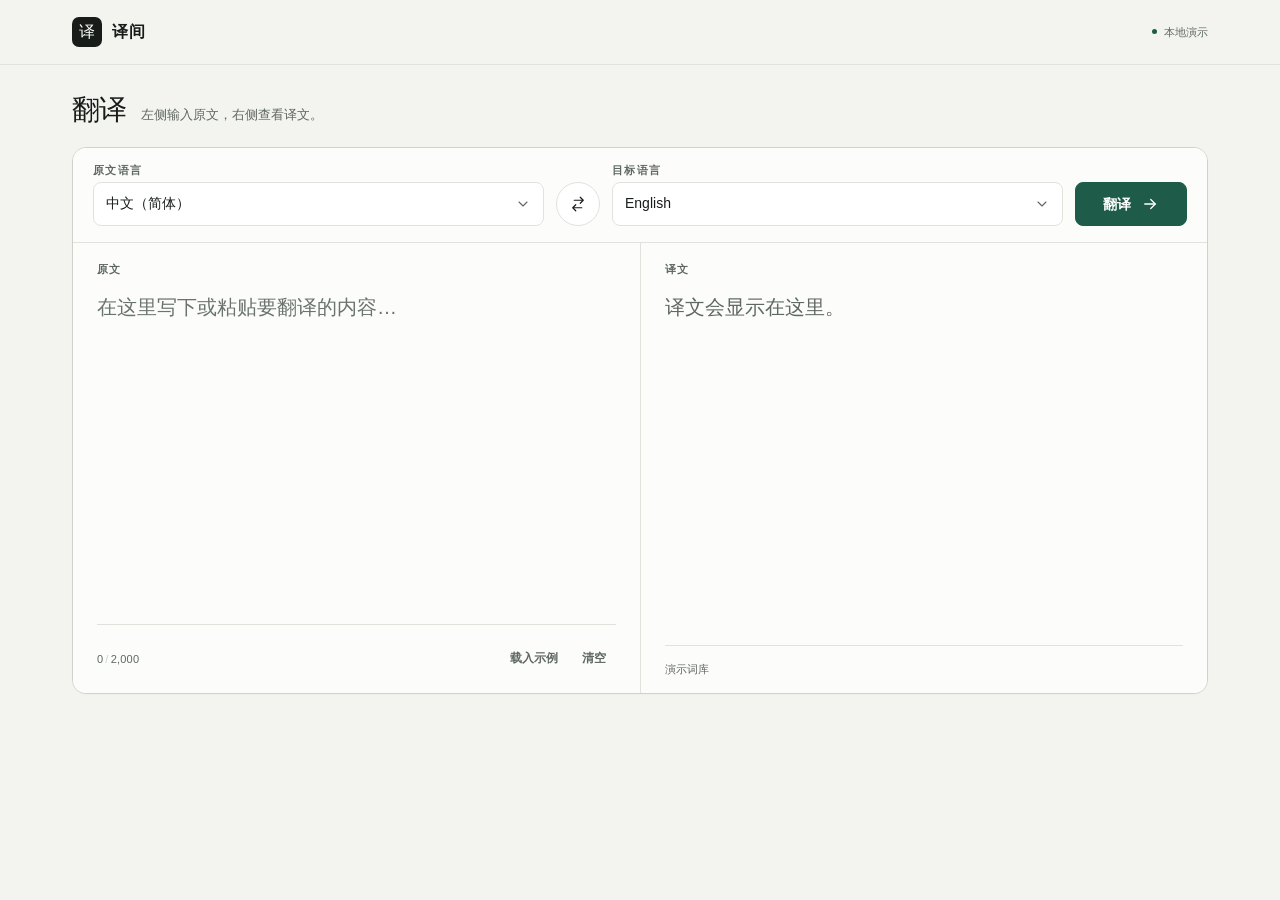
<file: translation实战/index.html>
<!DOCTYPE html>
<html lang="en">

<head>
    <meta charset="UTF-8">
    <meta name="viewport" content="width=device-width, initial-scale=1.0">
    <title>Document</title>
    <link rel="stylesheet" href="./style.css">
</head>

<body>

    <header class="site-header">
        <div class="site-header__inner">
            <div class="brand" aria-label="译间">
                <span class="brand-mark" aria-hidden="true">译</span>
                <span class="brand-name">译间</span>
            </div>
            <div class="demo-status" title="当前为界面演示，文本不会上传">
                <span class="status-dot" aria-hidden="true"></span>
                <span>本地演示</span>
            </div>
        </div>
    </header>

    <main class="page">
        <section class="intro" aria-labelledby="page-title">
            <h1 id="page-title">翻译</h1>
            <p class="intro-copy">左侧输入原文，右侧查看译文。</p>
        </section>

        <section class="workspace" aria-labelledby="workspace-title">
            <h2 class="sr-only" id="workspace-title">翻译工作区</h2>

            <div class="language-bar">
                <div class="language-field">
                    <label class="field-label" for="source-language">原文语言</label>
                    <div class="select-shell">
                        <select class="language-select" id="source-language" name="source-language">
                            <option value="中文" selected>中文（简体）</option>
                            <option value="英文">English</option>
                            <option value="日语">日本語</option>  
                            <option value="韩语">한국어</option>
                            <option value="法语">Français</option>
                            <option value="西班牙语">Español</option>
                            <option value="德语">Deutsch</option>
                        </select>
                        <svg class="od-icon select-chevron" viewBox="0 0 24 24" fill="none" stroke="currentColor"
                            stroke-width="1.6" stroke-linecap="round" stroke-linejoin="round" aria-hidden="true">
                            <path d="m6 9 6 6 6-6"></path>
                        </svg>
                    </div>
                </div>

                <button class="swap-button" id="swap-button" type="button" aria-label="互换原文语言和目标语言" title="互换语言">
                    <svg class="od-icon swap-icon" viewBox="0 0 24 24" fill="none" stroke="currentColor"
                        stroke-width="1.6" stroke-linecap="round" stroke-linejoin="round" aria-hidden="true">
                        <path d="M7 7h11"></path>
                        <path d="m15 3 4 4-4 4"></path>
                        <path d="M17 17H6"></path>
                        <path d="m9 21-4-4 4-4"></path>
                    </svg>
                </button>

                <div class="language-field">
                    <label class="field-label" for="target-language">目标语言</label>
                    <div class="select-shell">
                        <select class="language-select" id="target-language" name="target-language">
                            <option value="中文">中文（简体）</option>
                            <option value="英文" selected>English</option>
                            <option value="日语">日本語</option>  
                            <option value="韩语">한국어</option>
                            <option value="法语">Français</option>
                            <option value="西班牙语">Español</option>
                            <option value="德语">Deutsch</option>
                        </select>
                        <svg class="od-icon select-chevron" viewBox="0 0 24 24" fill="none" stroke="currentColor"
                            stroke-width="1.6" stroke-linecap="round" stroke-linejoin="round" aria-hidden="true">
                            <path d="m6 9 6 6 6-6"></path>
                        </svg>
                    </div>
                </div>

                <button class="translate-button" id="translate-button" type="button" aria-label="翻译原文"
                    aria-busy="false">
                    <span id="translate-label">翻译</span>
                    <svg class="od-icon translate-arrow" viewBox="0 0 24 24" fill="none" stroke="currentColor"
                        stroke-width="1.7" stroke-linecap="round" stroke-linejoin="round" aria-hidden="true">
                        <path d="M5 12h14"></path>
                        <path d="m13 6 6 6-6 6"></path>
                    </svg>
                    <span class="button-spinner" id="translate-spinner" hidden aria-hidden="true"></span>
                </button>
            </div>

            <div class="editor-grid">
                <section class="editor-panel source-panel" aria-labelledby="source-heading">
                    <div class="panel-head">
                        <label class="panel-title" id="source-heading" for="source-text">原文</label>
                    </div>

                    <textarea class="source-input" id="source-text" name="source-text" maxlength="2000"
                        spellcheck="false" placeholder="在这里写下或粘贴要翻译的内容…" aria-describedby="input-error"></textarea>
                    <p class="field-error" id="input-error" role="alert" hidden></p>

                    <div class="panel-foot">
                        <span class="character-count"><span id="count-current">0</span><span
                                class="count-divider">/</span>2,000</span>
                        <div class="source-actions">
                            <button class="quiet-button" id="sample-button" type="button">载入示例</button>
                            <button class="quiet-button" id="clear-button" type="button">清空</button>
                        </div>
                    </div>
                </section>

                <section class="editor-panel result-panel" aria-labelledby="result-heading">
                    <div class="panel-head">
                        <h3 class="panel-title" id="result-heading">译文</h3>
                    </div>

                    <div class="result-body" id="result-region" aria-busy="false">
                        <div class="empty-state" id="empty-state">
                            <p class="empty-copy">译文会显示在这里。</p>
                        </div>

                        <div class="loading-state" id="loading-state" hidden aria-label="正在翻译">
                            <span class="loading-label">正在翻译</span>
                            <span class="skeleton skeleton-1" aria-hidden="true"></span>
                            <span class="skeleton skeleton-2" aria-hidden="true"></span>
                            <span class="skeleton skeleton-3" aria-hidden="true"></span>
                        </div>

                        <div class="result-state" id="result-state" hidden>
                            <p class="result-text" id="result-text" lang="en"></p>
                        </div>

                        <div class="result-error" id="result-error" hidden>
                            <p class="error-title">未收录这段内容</p>
                            <p class="error-copy">可以载入示例，或接入真实翻译服务。</p>
                            <button class="quiet-button error-action" id="error-sample-button"
                                type="button">载入示例</button>
                        </div>
                    </div>

                    <div class="panel-foot result-foot">
                        <span class="demo-note">演示词库</span>
                        <button class="copy-button" id="copy-button" type="button" hidden>
                            <span class="copy-icon copy-icon-default" aria-hidden="true">
                                <svg class="od-icon" viewBox="0 0 24 24" fill="none" stroke="currentColor"
                                    stroke-width="1.6" stroke-linecap="round" stroke-linejoin="round">
                                    <rect x="8" y="8" width="12" height="12" rx="2"></rect>
                                    <path d="M16 8V6a2 2 0 0 0-2-2H6a2 2 0 0 0-2 2v8a2 2 0 0 0 2 2h2"></path>
                                </svg>
                            </span>
                            <span class="copy-icon copy-icon-success" aria-hidden="true">
                                <svg class="od-icon" viewBox="0 0 24 24" fill="none" stroke="currentColor"
                                    stroke-width="1.8" stroke-linecap="round" stroke-linejoin="round">
                                    <path d="m5 12 4 4L19 6"></path>
                                </svg>
                            </span>
                            <span id="copy-label">复制</span>
                        </button>
                    </div>
                </section>
            </div>
        </section>
    </main>

    <div class="sr-only" id="status-announcer" role="status" aria-live="polite"></div>
    <div class="sr-only" id="copy-status" role="status" aria-live="polite"></div>
    <script src="./index.js"></script>
</body>

</html>
</file>
<file: translation实战/style.css>
@layer od-layout {
  [hidden]:not([hidden="until-found" i]) { display: none !important; }
  dialog:not([open]) { display: none !important; }

  :where(.od-stack,.od-row,.od-row-top,.od-cluster,.od-grid,.od-field,.od-stat,.od-cell,.od-tile) > :where(*) { min-width: 0; }

  /* containers */
  .od-stack   { display: flex; flex-direction: column; gap: var(--od-gap, 8px); }
  .od-row     { display: flex; align-items: center; gap: var(--od-gap, 8px); }
  .od-row-top { display: flex; align-items: flex-start; gap: var(--od-gap, 8px); }
  .od-cluster { display: flex; flex-wrap: wrap; align-items: center; gap: var(--od-gap, 8px); }
  .od-fill    { flex: 1 1 0; min-width: 0; }
  .od-fixed   { flex: none; }
  .od-grid    { display: grid; gap: var(--od-gap, 12px); grid-template-columns: repeat(var(--od-cols, 3), minmax(0, 1fr)); }

  /* stacked information: each piece is its own line — never sibling inline spans */
  .od-stat, .od-field, .od-cell { display: grid; gap: var(--od-gap, 2px); }
  :where(.od-stat,.od-field,.od-cell) > :where(*) { display: block; }
  .od-tile { display: grid; grid-template-rows: auto 1fr; }
  :where(.od-tile) > :where(*) { display: block; }

  /* media keeps its intrinsic ratio by default; never a distorted or cropped
     cover by accident. height:auto lets the ratio win over an <img height="…">
     attribute. Cropping to a uniform box is an explicit opt-in: set --od-ratio
     AND add .od-media-cover together (per the core rule, only where a crop is
     deliberate — tile thumbs, decorative fills — never on full-frame content). */
  .od-media { display: block; width: 100%; height: auto; aspect-ratio: var(--od-ratio, auto); }
  .od-media-cover { object-fit: cover; }

  /* functional inline SVG icons opt into bounded geometry; content SVGs keep their own */
  .od-icon { display: inline-block; inline-size: var(--od-icon-size, 1em); block-size: var(--od-icon-size, 1em); flex: none; }

  /* data text only — authored copy is rewritten to its budget instead */
  .od-truncate { display: block; max-width: 100%; overflow: hidden; white-space: nowrap; text-overflow: ellipsis; }
  .od-clamp-2, .od-clamp-3 { display: -webkit-box; -webkit-box-orient: vertical; overflow: hidden; overflow-wrap: anywhere; }
  .od-clamp-2 { -webkit-line-clamp: 2; }
  .od-clamp-3 { -webkit-line-clamp: 3; }
  .od-lines-2 { min-height: calc(2 * 1.4em); }   /* block-level reservation for a shared baseline */
  .od-nowrap  { white-space: nowrap; }           /* 数字+单位 · 价格+起 · 日期+星期 */
  .od-keep    { word-break: keep-all; overflow-wrap: anywhere; } /* CJK labels break at spaces / <wbr> first */

  /* screen skeleton (optional): bars take their own space, the middle scrolls — no padding guessed for chrome */
  .od-screen { display: grid; grid-template-rows: auto minmax(0, 1fr) auto; height: 100%; }
  .od-scroll { overflow-y: auto; overscroll-behavior: contain; min-height: 0; }

  /* horizontal rail: the next item peeks at the edge; trailing room survives overflow */
  .od-rail { display: flex; gap: var(--od-gap, 8px); overflow-x: auto; scroll-snap-type: x proximity; scrollbar-width: none;
             padding-inline: var(--od-rail-pad, 16px); scroll-padding-inline: var(--od-rail-pad, 16px); }
  .od-rail::-webkit-scrollbar { display: none; }
  :where(.od-rail) > :where(*) { flex: none; scroll-snap-align: start; }
  :where(.od-rail) > :where(:last-child) { margin-inline-end: var(--od-rail-pad, 16px); }

  .od-spacer { flex: none; visibility: hidden; pointer-events: none; }
  .od-touch  { min-width: 44px; min-height: 44px; }
}
:root [hidden]:where(:not([hidden="until-found" i])) { display: none; }
/* /OD-LAYOUT-PRIMITIVES v1 */

:root {
  --bg: #f3f4f0;
  --surface: #fcfdfa;
  --surface-raised: #ffffff;
  --ink: #171c19;
  --muted: #5f6862;
  --placeholder: #6b736d;
  --line: #e0e3dc;
  --line-strong: #cdd2ca;
  --accent: #1e5c49;
  --accent-strong: #123e31;
  --accent-soft: #e4eee8;
  --danger: #983a2e;
  --skeleton: #e4e8e0;
  --font-display: "Iowan Old Style", "Palatino Linotype", "Book Antiqua", "Songti SC", "STSong", "SimSun", Georgia, serif;
  --font-body: "Aptos", "Segoe UI Variable Text", "Segoe UI", "PingFang SC", "Microsoft YaHei", sans-serif;
  --ease-out: cubic-bezier(0.2, 0.7, 0.2, 1);
}

*,
*::before,
*::after {
  box-sizing: border-box;
}

html {
  background: var(--bg);
}

body {
  min-height: 100dvh;
  margin: 0;
  display: flex;
  flex-direction: column;
  background: var(--bg);
  color: var(--ink);
  font-family: var(--font-body);
  font-size: 16px;
  line-height: 1.5;
  -webkit-font-smoothing: antialiased;
  text-rendering: optimizeLegibility;
}

button,
select,
textarea {
  font: inherit;
  color: inherit;
}

button {
  cursor: pointer;
}

button:disabled {
  cursor: not-allowed;
}

::selection {
  background: var(--accent-soft);
  color: var(--ink);
}

.sr-only {
  position: absolute;
  width: 1px;
  height: 1px;
  padding: 0;
  margin: -1px;
  overflow: hidden;
  clip: rect(0, 0, 0, 0);
  white-space: nowrap;
  border: 0;
}

/* Header */
.site-header {
  flex: none;
  border-bottom: 1px solid var(--line);
}

.site-header__inner {
  width: 100%;
  max-width: 1200px;
  height: 64px;
  margin: 0 auto;
  padding: 0 32px;
  display: flex;
  align-items: center;
  justify-content: space-between;
  gap: 24px;
}

.brand {
  display: flex;
  align-items: center;
  gap: 10px;
  min-width: 0;
}

.brand-mark {
  width: 30px;
  height: 30px;
  flex: none;
  display: grid;
  place-items: center;
  border-radius: 7px;
  background: var(--ink);
  color: var(--surface);
  font-family: var(--font-display);
  font-size: 16px;
  line-height: 1;
}

.brand-name {
  font-size: 16px;
  font-weight: 600;
  line-height: 1.2;
  letter-spacing: 0.08em;
}

.demo-status {
  display: inline-flex;
  align-items: center;
  gap: 7px;
  color: var(--muted);
  font-size: 11px;
  line-height: 1.3;
  white-space: nowrap;
}

.status-dot {
  width: 5px;
  height: 5px;
  flex: none;
  border-radius: 50%;
  background: var(--accent);
}

/* Page */
.page {
  width: 100%;
  max-width: 1200px;
  margin: 0 auto;
  padding: 28px 32px 32px;
}

.intro {
  margin-bottom: 20px;
  display: flex;
  align-items: baseline;
  gap: 14px;
  flex-wrap: wrap;
}

.intro h1 {
  margin: 0;
  font-family: var(--font-display);
  font-size: 28px;
  font-weight: 400;
  line-height: 1.2;
  letter-spacing: -0.02em;
}

.intro-copy {
  margin: 0;
  color: var(--muted);
  font-size: 13px;
  line-height: 1.5;
}

/* Workspace */
.workspace {
  overflow: hidden;
  border: 1px solid var(--line-strong);
  border-radius: 14px;
  background: var(--surface);
  box-shadow: 0 1px 2px rgba(18, 24, 21, 0.02);
}

.language-bar {
  display: grid;
  grid-template-columns: minmax(150px, 1fr) 44px minmax(150px, 1fr) auto;
  align-items: end;
  gap: 12px;
  padding: 16px 20px;
  border-bottom: 1px solid var(--line);
  background: var(--surface);
}

.language-field {
  display: grid;
  gap: 5px;
  min-width: 0;
}

.field-label {
  color: var(--muted);
  font-size: 11px;
  font-weight: 600;
  line-height: 1.2;
  letter-spacing: 0.12em;
}

.select-shell {
  position: relative;
  min-width: 0;
}

.language-select {
  width: 100%;
  height: 44px;
  appearance: none;
  border: 1px solid var(--line);
  border-radius: 8px;
  background: var(--surface-raised);
  padding: 0 38px 0 12px;
  color: var(--ink);
  font-size: 14px;
  font-weight: 500;
  line-height: 1.4;
  transition:
    border-color 180ms ease,
    box-shadow 180ms ease,
    background-color 180ms ease;
}

.language-select:hover {
  border-color: var(--line-strong);
  background: #ffffff;
}

.language-select:focus-visible {
  outline: none;
  border-color: var(--accent);
  box-shadow: 0 0 0 3px var(--accent-soft);
}

.select-chevron {
  position: absolute;
  top: 50%;
  right: 13px;
  transform: translateY(-50%);
  color: var(--muted);
  --od-icon-size: 16px;
  pointer-events: none;
}

.swap-button {
  width: 44px;
  height: 44px;
  display: grid;
  place-items: center;
  border: 1px solid var(--line);
  border-radius: 50%;
  background: var(--surface-raised);
  color: var(--ink);
  transition:
    background-color 180ms ease,
    border-color 180ms ease,
    color 180ms ease;
}

.swap-button:hover {
  border-color: var(--accent);
  background: var(--accent-soft);
  color: var(--accent-strong);
}

.swap-button:focus-visible {
  outline: 2px solid var(--accent-strong);
  outline-offset: 3px;
}

.swap-icon {
  --od-icon-size: 18px;
}

.swap-button.is-swapping .swap-icon {
  animation: swap-turn 280ms var(--ease-out);
}

.translate-button {
  min-width: 112px;
  height: 44px;
  padding: 0 18px;
  display: inline-flex;
  align-items: center;
  justify-content: center;
  gap: 10px;
  border: 1px solid var(--accent);
  border-radius: 8px;
  background: var(--accent);
  color: #ffffff;
  font-size: 14px;
  font-weight: 600;
  line-height: 1;
  letter-spacing: 0.02em;
  transition:
    background-color 180ms ease,
    border-color 180ms ease,
    transform 120ms ease,
    opacity 180ms ease;
}

.translate-button:hover:not(:disabled) {
  border-color: var(--accent-strong);
  background: var(--accent-strong);
}

.translate-button:active:not(:disabled) {
  transform: translateY(1px);
}

.translate-button:focus-visible {
  outline: 2px solid var(--accent-strong);
  outline-offset: 3px;
}

.translate-button:disabled {
  opacity: 0.62;
}

.translate-arrow {
  --od-icon-size: 18px;
  transition: transform 180ms ease;
}

.translate-button:hover:not(:disabled) .translate-arrow {
  transform: translateX(2px);
}

.translate-button[aria-busy="true"] .translate-arrow {
  display: none;
}

.button-spinner {
  display: block;
  flex: none;
  width: 14px;
  height: 14px;
  border: 1.5px solid rgba(255, 255, 255, 0.38);
  border-top-color: #ffffff;
  border-radius: 50%;
  animation: spin 760ms linear infinite;
}

/* Editors */
.editor-grid {
  display: grid;
  grid-template-columns: minmax(0, 1fr) minmax(0, 1fr);
}

.editor-panel {
  min-height: clamp(320px, 50vh, 540px);
  padding: 20px 24px 16px;
  display: flex;
  flex-direction: column;
  background: var(--surface);
}

.editor-panel + .editor-panel {
  border-left: 1px solid var(--line);
}

.panel-head {
  margin-bottom: 14px;
  display: flex;
  align-items: center;
  justify-content: space-between;
  gap: 16px;
}

.panel-title {
  margin: 0;
  color: var(--muted);
  font-family: var(--font-body);
  font-size: 11px;
  font-weight: 600;
  line-height: 1.2;
  letter-spacing: 0.12em;
}

.source-input {
  width: 100%;
  min-height: 200px;
  flex: 1;
  padding: 0;
  resize: none;
  border: 0;
  border-radius: 2px;
  outline: none;
  background: transparent;
  color: var(--ink);
  caret-color: var(--accent);
  font-family: var(--font-body);
  font-size: 20px;
  line-height: 1.75;
}

.source-input::placeholder {
  color: var(--placeholder);
  opacity: 1;
}

.source-input:focus-visible {
  outline: 1px solid var(--accent);
  outline-offset: 10px;
}

.field-error {
  margin: 12px 0 0;
  color: var(--danger);
  font-size: 12px;
  line-height: 1.5;
}

.panel-foot {
  margin-top: 16px;
  padding-top: 16px;
  display: flex;
  align-items: center;
  justify-content: space-between;
  gap: 16px;
  border-top: 1px solid var(--line);
}

.character-count {
  color: var(--muted);
  font-size: 11px;
  line-height: 1.3;
  font-variant-numeric: tabular-nums;
  letter-spacing: 0.02em;
  white-space: nowrap;
}

.count-divider {
  margin: 0 2px;
  color: var(--line-strong);
}

.source-actions {
  display: flex;
  align-items: center;
  gap: 4px;
}

.quiet-button {
  min-height: 36px;
  padding: 6px 10px;
  border: 0;
  border-radius: 8px;
  background: transparent;
  color: var(--muted);
  font-size: 12px;
  font-weight: 600;
  line-height: 1.3;
  transition:
    background-color 180ms ease,
    color 180ms ease,
    border-color 180ms ease;
}

.quiet-button:hover {
  background: var(--accent-soft);
  color: var(--accent-strong);
}

.quiet-button:focus-visible {
  outline: 2px solid var(--accent-strong);
  outline-offset: 2px;
}

/* Result states */
.result-body {
  min-height: 0;
  flex: 1;
  display: flex;
  flex-direction: column;
}

.empty-state {
  max-width: none;
  margin: 0;
  padding: 0;
}

.empty-copy {
  margin: 0;
  color: var(--muted);
  font-size: 20px;
  line-height: 1.75;
}

.loading-state {
  width: 100%;
  max-width: 440px;
  margin: 0;
  display: grid;
  gap: 12px;
}

.loading-label {
  color: var(--muted);
  font-size: 10px;
  font-weight: 700;
  line-height: 1.2;
  letter-spacing: 0.16em;
}

.skeleton {
  display: block;
  height: 12px;
  border-radius: 4px;
  background: var(--skeleton);
  animation: breathe 1150ms ease-in-out infinite;
}

.skeleton-1 {
  width: 100%;
}

.skeleton-2 {
  width: 88%;
  animation-delay: 120ms;
}

.skeleton-3 {
  width: 62%;
  animation-delay: 240ms;
}

.result-state {
  margin: 0;
}

.result-state.is-visible {
  animation: reveal 320ms var(--ease-out) both;
}

.result-text {
  margin: 0;
  color: var(--ink);
  font-family: var(--font-body);
  font-size: 20px;
  line-height: 1.75;
  overflow-wrap: anywhere;
  white-space: pre-wrap;
  text-wrap: pretty;
}

.result-error {
  max-width: 420px;
  margin: 0;
  padding: 0;
}

.error-title {
  margin: 0;
  color: var(--ink);
  font-family: var(--font-body);
  font-size: 16px;
  font-weight: 600;
  line-height: 1.5;
}

.error-copy {
  margin: 6px 0 14px;
  color: var(--muted);
  font-size: 14px;
  line-height: 1.7;
}

.error-action {
  min-height: 38px;
  padding: 8px 12px;
  border: 1px solid var(--line);
  background: var(--surface-raised);
}

.result-foot {
  margin-top: 16px;
}

.demo-note {
  color: var(--muted);
  font-size: 11px;
  line-height: 1.3;
  white-space: nowrap;
}

.copy-button {
  min-height: 36px;
  padding: 6px 12px;
  display: inline-flex;
  align-items: center;
  gap: 7px;
  border: 1px solid var(--line);
  border-radius: 8px;
  background: var(--surface-raised);
  color: var(--ink);
  font-size: 12px;
  font-weight: 600;
  line-height: 1.3;
  transition:
    background-color 180ms ease,
    border-color 180ms ease,
    color 180ms ease;
}

.copy-button:hover {
  border-color: var(--accent);
  background: var(--accent-soft);
  color: var(--accent-strong);
}

.copy-button:focus-visible {
  outline: 2px solid var(--accent-strong);
  outline-offset: 2px;
}

.copy-icon {
  display: inline-flex;
  --od-icon-size: 15px;
}

.copy-icon-success {
  display: none;
  color: var(--accent);
}

.copy-button.is-copied .copy-icon-default {
  display: none;
}

.copy-button.is-copied .copy-icon-success {
  display: inline-flex;
}

/* Motion */
@keyframes swap-turn {
  from {
    transform: rotate(0deg);
  }
  to {
    transform: rotate(180deg);
  }
}

@keyframes spin {
  to {
    transform: rotate(360deg);
  }
}

@keyframes breathe {
  0%,
  100% {
    opacity: 0.55;
  }
  50% {
    opacity: 1;
  }
}

@keyframes reveal {
  from {
    opacity: 0;
    transform: translateY(6px);
  }
  to {
    opacity: 1;
    transform: translateY(0);
  }
}

/* Responsive */
@media (max-width: 1040px) {
  .site-header__inner {
    padding: 0 24px;
  }

  .page {
    padding: 24px 24px 28px;
  }

  .editor-panel {
    padding: 20px 22px 16px;
  }
}

@media (max-width: 860px) {
  .language-bar {
    grid-template-columns: minmax(0, 1fr) 44px minmax(0, 1fr);
  }

  .translate-button {
    grid-column: 1 / -1;
    width: 100%;
  }

  .editor-grid {
    grid-template-columns: minmax(0, 1fr);
  }

  .editor-panel {
    min-height: 280px;
  }

  .editor-panel + .editor-panel {
    border-top: 1px solid var(--line);
    border-left: 0;
  }
}

@media (max-width: 620px) {
  .site-header__inner {
    min-height: 64px;
    height: auto;
    padding: 12px 18px;
    gap: 10px;
    flex-wrap: wrap;
  }

  .demo-status {
    font-size: 10px;
  }

  .page {
    padding: 20px 18px 24px;
  }

  .intro {
    margin-bottom: 16px;
    gap: 8px 12px;
  }

  .intro h1 {
    font-size: 24px;
  }

  .intro-copy {
    font-size: 12px;
  }

  .workspace {
    border-radius: 12px;
  }

  .language-bar {
    grid-template-columns: minmax(0, 1fr);
    gap: 10px;
    padding: 16px;
  }

  .swap-button {
    justify-self: start;
  }

  .translate-button {
    grid-column: auto;
  }

  .editor-panel {
    min-height: 260px;
    padding: 18px 16px 14px;
  }

  .source-input {
    min-height: 160px;
    font-size: 18px;
  }

  .result-text,
  .empty-copy {
    font-size: 18px;
  }

  .panel-foot {
    flex-wrap: wrap;
  }

  .source-actions {
    margin-left: -10px;
  }

  .quiet-button {
    min-height: 44px;
  }

  .copy-button {
    min-height: 44px;
  }
}

@media (prefers-reduced-motion: reduce) {
  *,
  *::before,
  *::after {
    animation-duration: 0.01ms !important;
    animation-iteration-count: 1 !important;
    transition-duration: 0.01ms !important;
    scroll-behavior: auto !important;
  }
}
</file>
